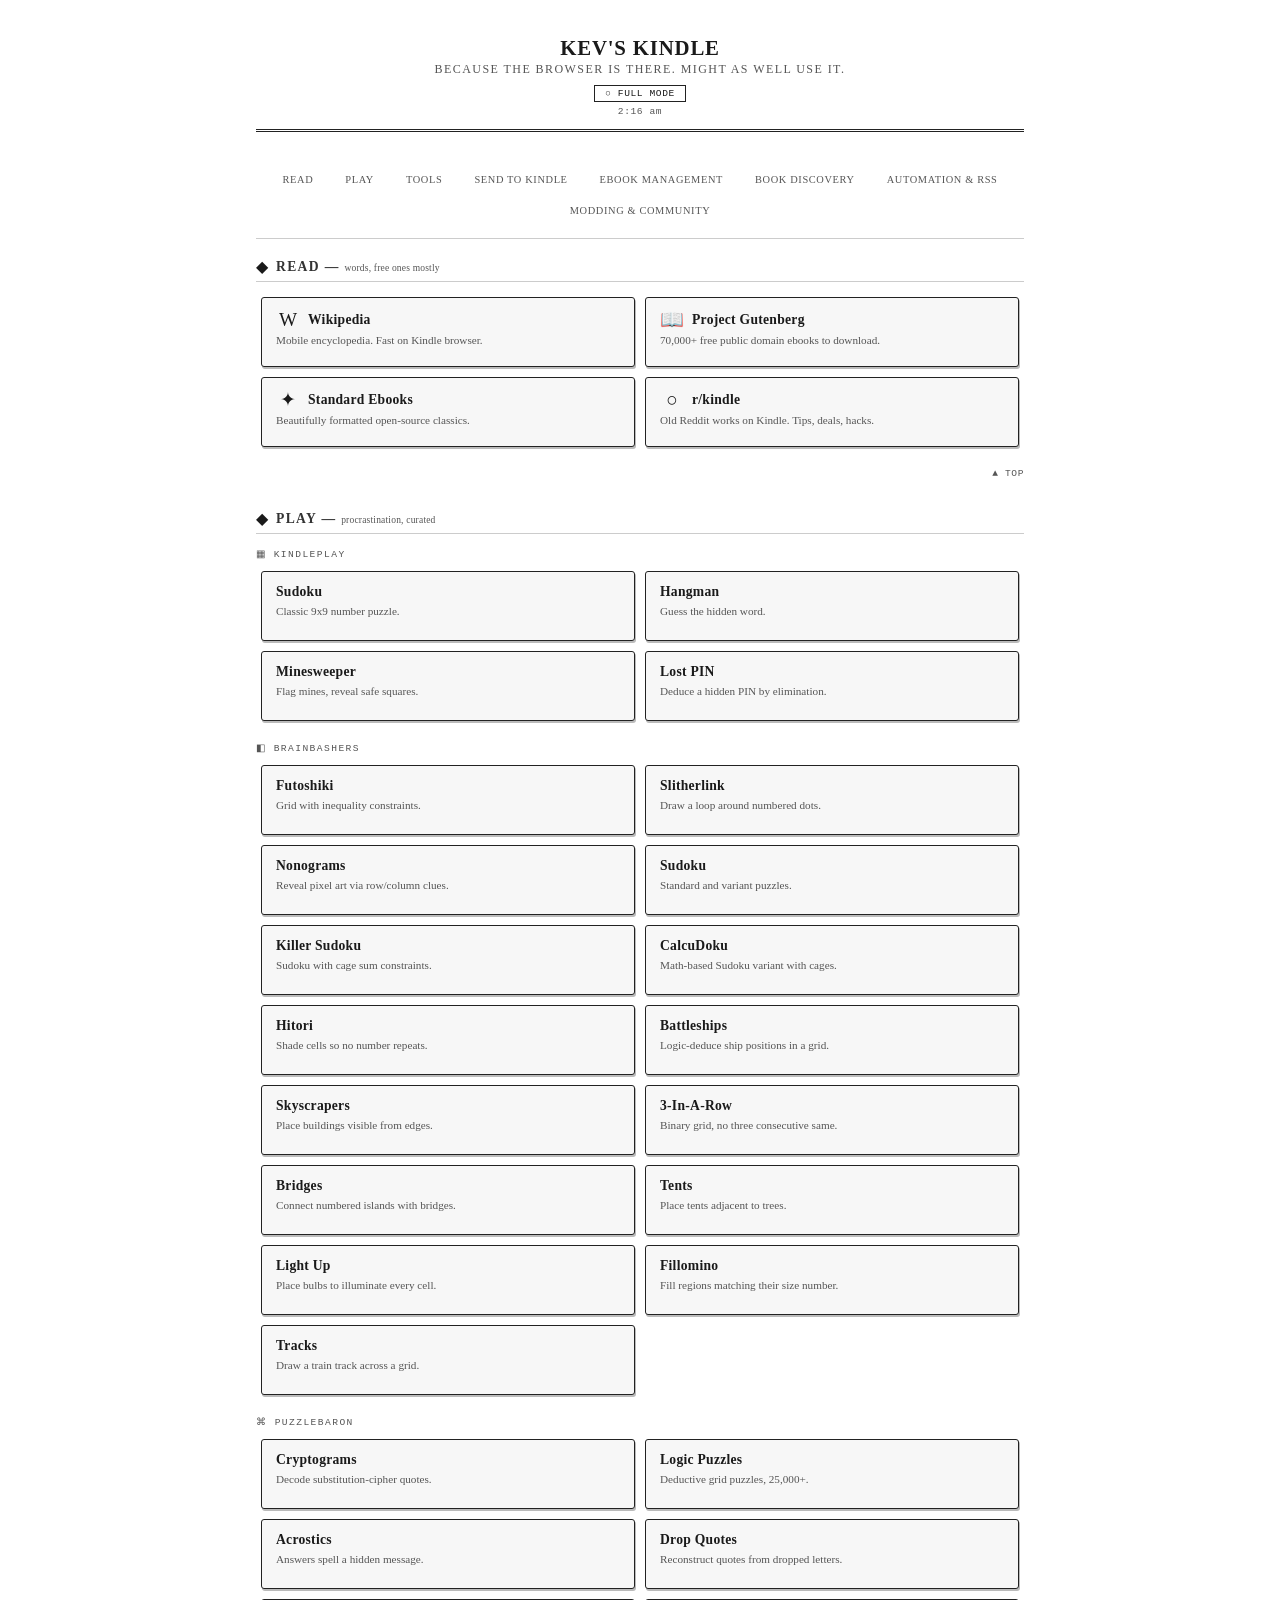
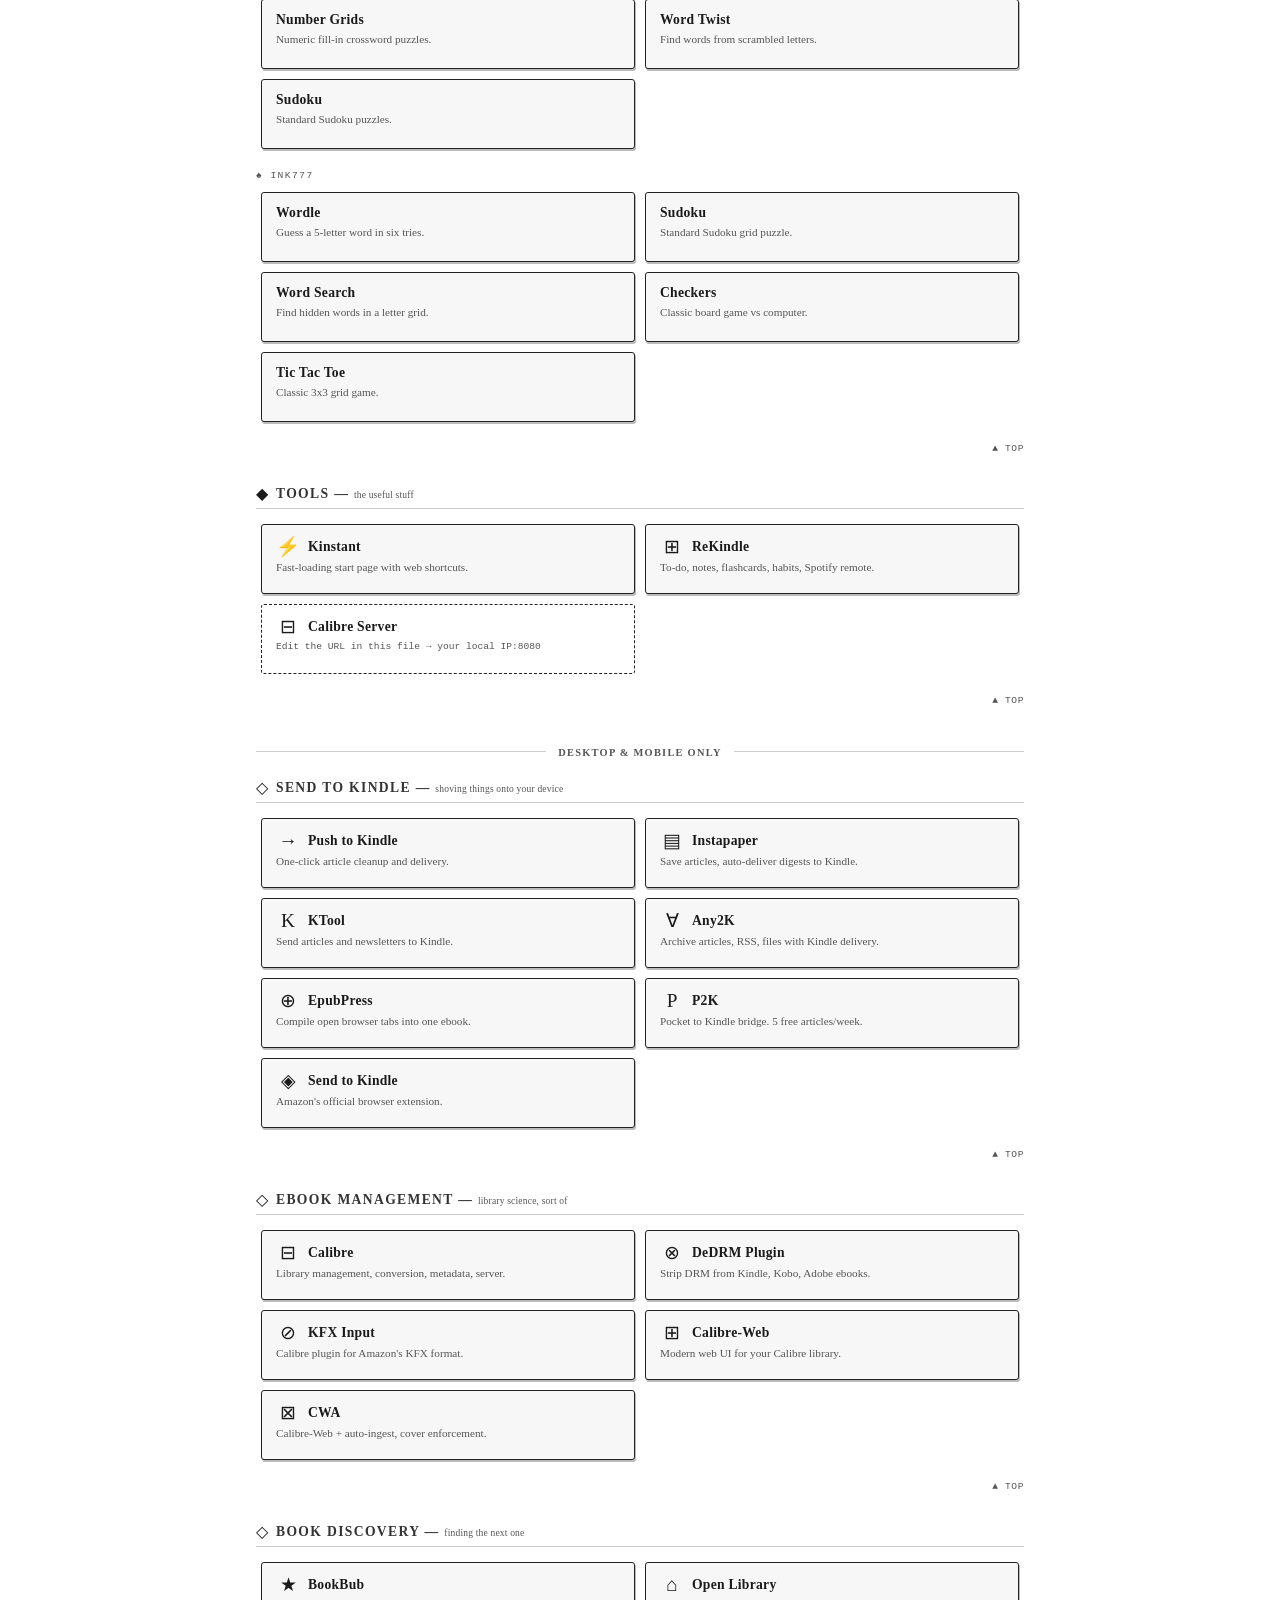
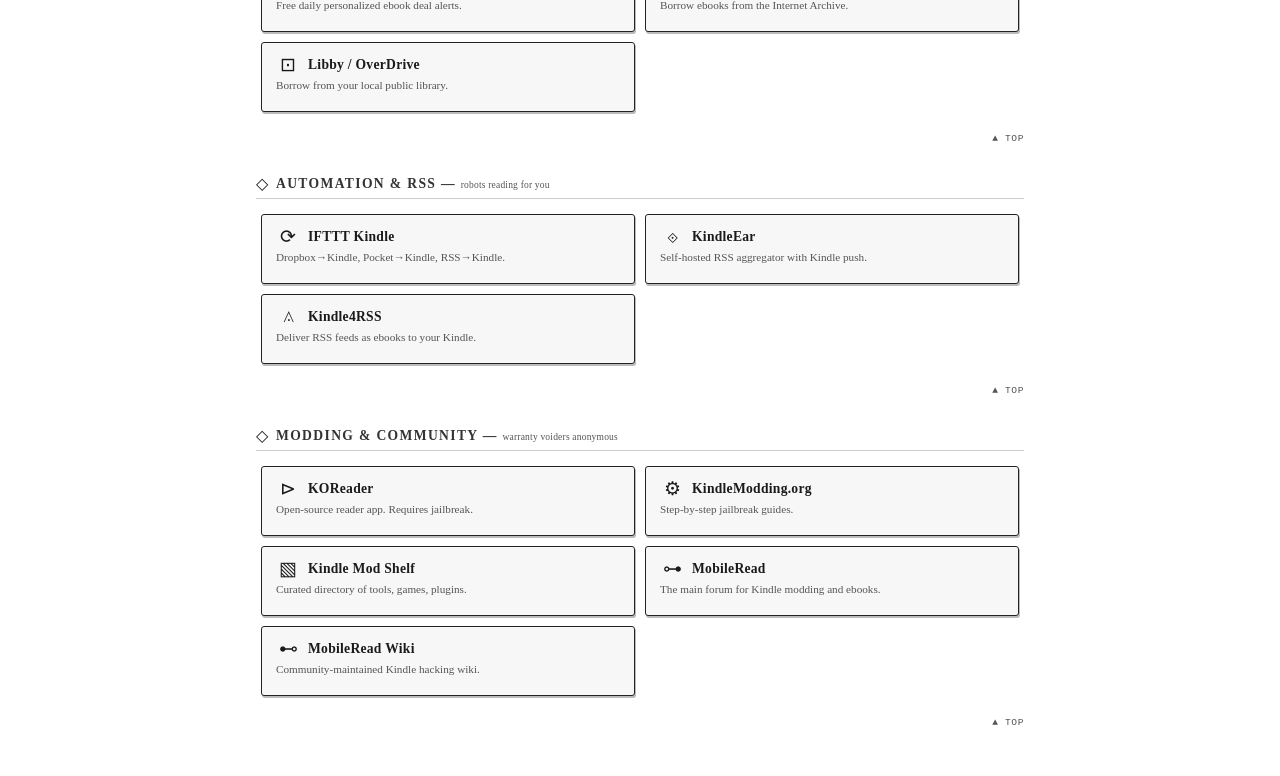
<file: index.html>
<!--
  Kev's Kindle — index.html
  Minimal shell for the data-driven start page.
  Loads styles.css and app.js, which fetch JSON data to render content.
  Header text serves as a fallback while data loads.
-->
<!DOCTYPE html>
<html lang="en">
<head>
  <meta charset="UTF-8">
  <meta name="viewport" content="width=device-width, initial-scale=1.0">
  <title>Kev's Kindle</title>
  <link rel="stylesheet" href="styles.css">
  <link rel="icon" href="data:image/svg+xml,<svg xmlns='http://www.w3.org/2000/svg' viewBox='0 0 32 32'><rect width='32' height='32' fill='%231a1a1a'/><text x='50%25' y='50%25' dominant-baseline='central' text-anchor='middle' fill='white' font-family='Georgia,serif' font-size='22'>K</text></svg>">
</head>
<body>
  <div class="header">
    <h1>Kev's Kindle</h1>
    <div class="subtitle">Because the browser is there. Might as well use it.</div>
    <div class="device-badge">loading…</div>
  </div>
  <div id="content">
    <div class="loading">Loading links…</div>
  </div>
  <script src="app.js"></script>
</body>
</html>
</file>
<file: styles.css>
/*
 * Kev's Kindle — styles.css
 * All presentation styles for the start page.
 * Designed for e-ink readability: high contrast, no animations,
 * minimal color, serif + monospace type pairing (system fonts only — no external loads).
 *
 * Sections:
 *   - Fonts & Reset
 *   - Variables (design tokens)
 *   - Body
 *   - Header
 *   - Section Nav
 *   - Sections
 *   - Taglines
 *   - Cards
 *   - Site Labels
 *   - Divider
 *   - Loading & Error States
 */

/* ── FONTS & RESET ── */

* { margin: 0; padding: 0; box-sizing: border-box; }

/* ── VARIABLES ── */
:root {
  /* Colors */
  --bg: #ffffff;
  --card-bg: #f7f7f7;
  --text: #1a1a1a;
  --text-muted: #555;
  --border: #222;
  --border-light: #ccc;
  --accent: #333;
  --card-shadow: 1px 2px 0 #bbb;
  --radius: 3px;

  /* Font stacks */
  --font-body: Georgia, 'Times New Roman', serif;
  --font-mono: 'Courier New', Courier, monospace;

  /* Font sizes — named by role, not pixel value */
  --text-sm: 0.85em;         /* card names, section headers */
  --text-xs: 0.7em;          /* subtitle, taglines, error */
  --text-xxs: 0.65em;        /* nav links, mode divider */
  --text-micro: 0.6em;       /* badges, site labels, loading */
  --text-card-desc: 0.7em;    /* card descriptions — merged with --text-xs for e-ink clarity */

  /* Spacing — repeated padding/margin/gap values */
  --space-xs: 4px;
  --space-sm: 8px;
  --space-md: 12px;
  --space-lg: 20px;
  --space-xl: 24px;

  /* Letter spacing — the five patterns used throughout */
  --tracking-tight: 0.02em;   /* card names, taglines */
  --tracking-normal: 0.06em;  /* badges, nav, loading */
  --tracking-wide: 0.1em;     /* section headers */
  --tracking-wider: 0.12em;   /* subtitle, mode divider */
  --tracking-widest: 0.15em;  /* site labels */
}

/* ── BODY ── */
body {
  font-family: var(--font-body);
  background: var(--bg);
  color: var(--text);
  padding: 16px;
  max-width: 800px;
  margin: 0 auto;
  /* Prevent Kindle/iOS from auto-scaling text on orientation change */
  -webkit-text-size-adjust: 100%;
}

/* ── HEADER ── */
.header {
  text-align: center;
  padding: var(--space-lg) 0 var(--space-md);
  border-bottom: 3px double var(--border);
  margin-bottom: var(--space-lg);
}

.header h1 {
  font-size: 1.3em;
  font-weight: 700;
  letter-spacing: 0.04em;
  text-transform: uppercase;
  margin-bottom: 2px;
}

.header .subtitle {
  font-size: 0.75em;
  color: var(--text-muted);
  letter-spacing: var(--tracking-wider);
  text-transform: uppercase;
}

.device-badge {
  display: inline-block;
  margin-top: var(--space-sm);
  padding: 2px 10px;
  border: 1px solid var(--border);
  font-family: var(--font-mono);
  font-size: var(--text-micro);
  letter-spacing: var(--tracking-normal);
  text-transform: uppercase;
}

/* Clock — Kindle hides the system clock in fullscreen browser */
.header-clock {
  font-family: var(--font-mono);
  font-size: var(--text-micro);
  color: var(--text-muted);
  letter-spacing: var(--tracking-normal);
  margin-top: var(--space-xs);
}

/* ── SECTION NAV ── */
/* Inline navigation below header — tappable links that jump to sections */
.section-nav {
  display: flex;
  flex-wrap: wrap;
  justify-content: center;
  padding: var(--space-md) 0;
  margin-bottom: var(--space-lg);
  border-bottom: 1px solid var(--border-light);
}

/* Individual nav link — margins instead of gap for Kindle browser compat */
.section-nav a {
  font-size: var(--text-xxs);
  text-decoration: none;
  color: var(--text-muted);
  letter-spacing: var(--tracking-normal);
  text-transform: uppercase;
  padding: 8px 12px;
  margin: 2px 4px;
}

.section-nav a:active {
  color: var(--text);
}

/* ── SECTIONS ── */
.section {
  margin-bottom: var(--space-xl);
}

/* Margins instead of gap for Kindle browser compat */
.section-header {
  display: flex;
  align-items: center;
  margin-bottom: 10px;
  padding-bottom: 6px;
  border-bottom: 1px solid var(--border-light);
}

.section-header h2 {
  font-size: var(--text-sm);
  font-weight: 700;
  text-transform: uppercase;
  letter-spacing: var(--tracking-wide);
  color: var(--accent);
}

.section-icon {
  font-size: 1em;
  line-height: 1;
  margin-right: var(--space-sm);
}

/* ── TAGLINES ── */
/* Deadpan subtitle next to section name — personality without clutter */
.section-tagline {
  font-size: var(--text-xs);
  font-weight: 400;
  color: var(--text-muted);
  text-transform: none;
  letter-spacing: var(--tracking-tight);
}

/* ── CARDS ── */
/* Margins instead of gap for Kindle browser compat */
.card-grid {
  display: grid;
  grid-template-columns: 1fr 1fr;
}

@media (max-width: 400px) {
  .card-grid { grid-template-columns: 1fr; }
}

.card {
  display: block;
  background: var(--card-bg);
  border: 1px solid var(--border);
  border-radius: var(--radius);
  padding: var(--space-md) 14px;
  text-decoration: none;
  color: var(--text);
  box-shadow: var(--card-shadow);
  /* No transitions — CSS animations cause ghosting on e-ink screens */
  transition: none;
  /* Consistent card height so two-column rows align regardless of desc length */
  min-height: 70px;
  /* Margin-based grid spacing — replaces gap for Kindle compat */
  margin: 5px;
}

/* Warm press-state color — intentionally outside the variable palette */
.card:active {
  background: #e8e3da;
}

/* Margins instead of gap for Kindle browser compat */
.card-top {
  display: flex;
  align-items: center;
  margin-bottom: var(--space-xs);
}

.card-icon {
  font-size: 1.2em;
  line-height: 1;
  flex-shrink: 0;
  width: 24px;
  text-align: center;
  margin-right: var(--space-sm);
}

.card-name {
  font-size: var(--text-sm);
  font-weight: 700;
  letter-spacing: var(--tracking-tight);
}

.card-desc {
  font-size: var(--text-card-desc);
  color: var(--text-muted);
  line-height: 1.4;
  margin-top: 2px;
}

.card.placeholder {
  border-style: dashed;
  background: transparent;
  box-shadow: none;
}

.card.placeholder .card-desc {
  font-family: var(--font-mono);
  font-size: var(--text-micro);
}

/* ── SITE LABELS ── */
/* Lightweight dividers within a section to group cards by source site */
.site-label {
  font-family: var(--font-mono);
  font-size: var(--text-micro);
  text-transform: uppercase;
  letter-spacing: var(--tracking-widest);
  color: var(--text-muted);
  padding: var(--space-xs) 0 6px;
  margin-top: 2px;
}

/* Breathing room between site groups — only after a card grid */
.card-grid + .site-label {
  margin-top: var(--space-md);
}

/* Back-to-top link — saves scrolling on e-ink after long sections */
.back-to-top {
  display: block;
  text-align: right;
  font-size: var(--text-micro);
  font-family: var(--font-mono);
  color: var(--text-muted);
  text-decoration: none;
  letter-spacing: var(--tracking-normal);
  text-transform: uppercase;
  padding: var(--space-sm) 0;
  margin-top: var(--space-sm);
}

.back-to-top:active {
  color: var(--text);
}

/* ── DIVIDER ── */
.mode-divider {
  text-align: center;
  margin: 28px 0 var(--space-lg);
  position: relative;
}

.mode-divider::before {
  content: '';
  position: absolute;
  top: 50%;
  left: 0;
  right: 0;
  height: 1px;
  background: var(--border-light);
}

.mode-divider span {
  position: relative;
  background: var(--bg);
  padding: 0 var(--space-md);
  font-size: var(--text-xxs);
  text-transform: uppercase;
  letter-spacing: var(--tracking-wider);
  color: var(--text-muted);
  font-weight: 600;
}

/* ── LOADING ── */
.loading {
  text-align: center;
  padding: 40px 0;
  font-size: var(--text-micro);
  color: var(--text-muted);
  letter-spacing: var(--tracking-normal);
}

/* ── ERROR ── */
.error {
  text-align: center;
  padding: 40px 0;
  font-size: var(--text-xs);
  color: var(--text-muted);
}
</file>
